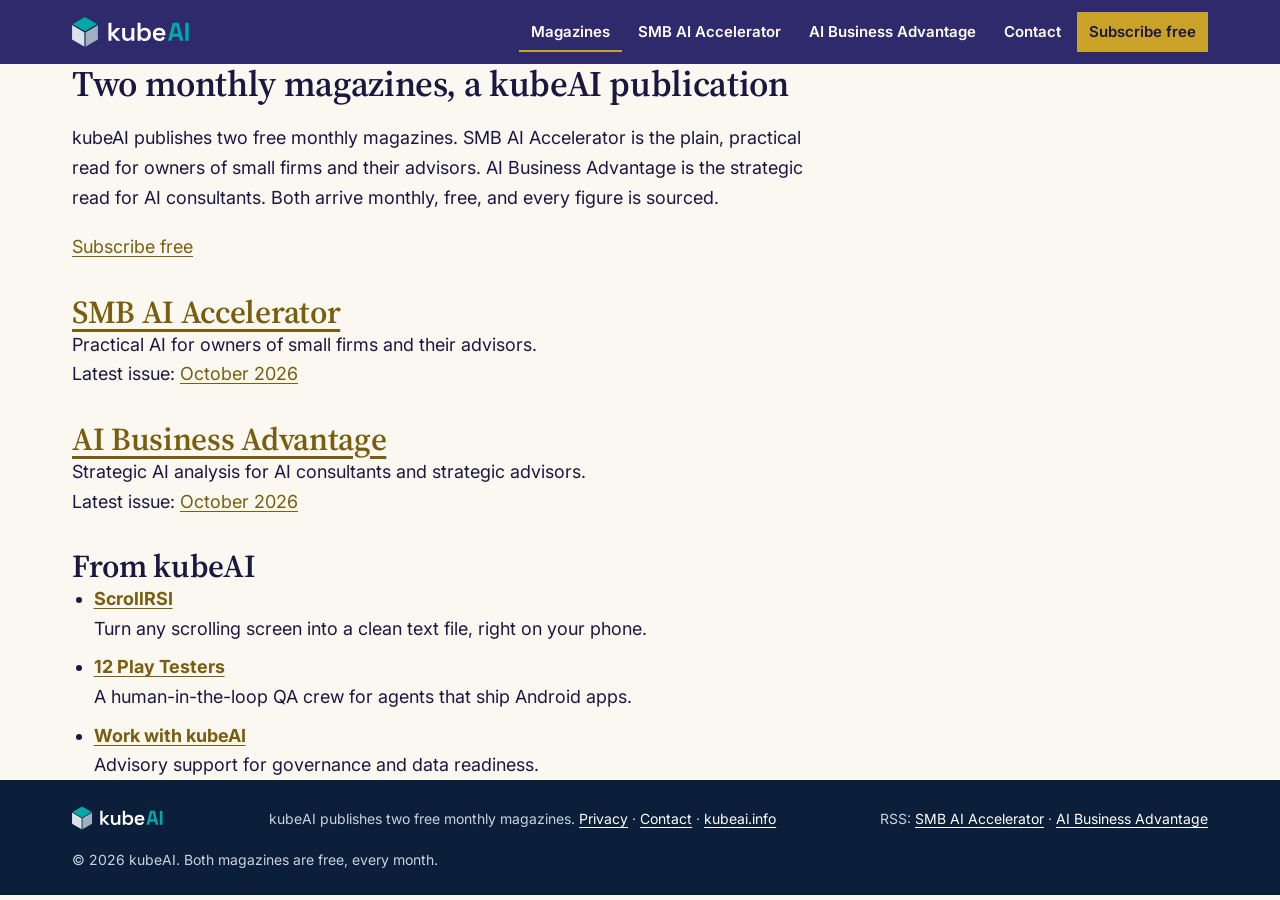
<file: index.html>
<!doctype html>
<html lang="en-GB">
<head>
<meta charset="utf-8">
<meta name="viewport" content="width=device-width, initial-scale=1">
<title>kubeAI Publications: two monthly magazines</title>
<meta name="description" content="kubeAI publishes two free monthly AI magazines: SMB AI Accelerator for small firms, AI Business Advantage for consultants. Subscribe free.">
<link rel="canonical" href="https://publications.kubeai.info/">
<link rel="alternate" type="text/markdown" href="/content.md">
<meta property="og:site_name" content="kubeAI Publications">
<meta property="og:type" content="website">
<meta property="og:title" content="kubeAI Publications: two monthly magazines">
<meta property="og:description" content="kubeAI publishes two free monthly AI magazines: SMB AI Accelerator for small firms, AI Business Advantage for consultants. Subscribe free.">
<meta property="og:url" content="https://publications.kubeai.info/">
<meta property="og:image" content="https://publications.kubeai.info/assets/img/og-publications.jpg">
<meta property="og:image:width" content="1200">
<meta property="og:image:height" content="630">
<meta property="og:locale" content="en_GB">
<meta name="twitter:card" content="summary_large_image">
<meta name="twitter:title" content="kubeAI Publications: two monthly magazines">
<meta name="twitter:description" content="kubeAI publishes two free monthly AI magazines: SMB AI Accelerator for small firms, AI Business Advantage for consultants. Subscribe free.">
<meta name="twitter:image" content="https://publications.kubeai.info/assets/img/og-publications.jpg">
<meta name="color-scheme" content="light">
<!-- ANALYTICS SLOT: privacy-friendly, cookieless analytics only (Plausible or Cloudflare Web Analytics). No third-party trackers. -->
<link rel="icon" href="/assets/logos/favicon.svg" type="image/svg+xml">
<link rel="icon" type="image/png" sizes="64x64" href="/assets/logos/favicon-64.png">
<link rel="apple-touch-icon" href="/assets/logos/apple-touch-icon.png">
<link rel="stylesheet" href="/assets/css/web.css">
<style>.ml-embedded,.subscribe-slot,#subscribe{scroll-margin-top:88px}</style>
<script>
(function(w,d,e,u,f,l,n){w[f]=w[f]||function(){(w[f].q=w[f].q||[]).push(arguments);},l=d.createElement(e),l.async=1,l.src=u,n=d.getElementsByTagName(e)[0],n.parentNode.insertBefore(l,n);})(window,document,'script','https://assets.mailerlite.com/js/universal.js','ml');ml('account','2732749');
</script>

<script type="application/ld+json">
{
  "@context": "https://schema.org",
  "@graph": [
    {
      "@type": "Organization",
      "@id": "https://kubeai.info/#organization",
      "name": "kubeAI",
      "url": "https://kubeai.info/",
      "email": "corrections@kubeai.info",
      "sameAs": ["https://www.youtube.com/@KubeAI"]
    },
    {
      "@type": "WebSite",
      "url": "https://publications.kubeai.info/",
      "name": "kubeAI Publications",
      "publisher": {"@id": "https://kubeai.info/#organization"}
    },
    {
      "@type": "Periodical",
      "name": "SMB AI Accelerator",
      "description": "Practical AI for owners of small firms and their advisors.",
      "url": "https://publications.kubeai.info/smb-ai-accelerator/",
      "publisher": {"@id": "https://kubeai.info/#organization"}
    },
    {
      "@type": "Periodical",
      "name": "AI Business Advantage",
      "description": "Strategic AI analysis for AI consultants and strategic advisors.",
      "url": "https://publications.kubeai.info/ai-business-advantage/",
      "publisher": {"@id": "https://kubeai.info/#organization"}
    }
  ]
}
</script>
</head>
<body class="t-aba">

<a class="skip" href="#main">Skip to content</a>
<header class="site-head">
  <div class="container">
    <a class="logo" href="/" aria-label="kubeAI Publications home"><img src="/assets/logos/kubeai-logo-reverse.svg" alt="kubeAI Publications"></a>
    <nav aria-label="Site">
      <ul>
        <li><a href="/" aria-current='page'>Magazines</a></li>
        <li><a href="/smb-ai-accelerator/" >SMB AI Accelerator</a></li>
        <li><a href="/ai-business-advantage/" >AI Business Advantage</a></li>
        <li><a href="/contact/">Contact</a></li>
        <li><a class="subscribe" href="https://publications.kubeai.info/subscribe/">Subscribe free</a></li>
      </ul>
    </nav>
  </div>
</header>
<main id="main">
<div class="container">
<div class="prose">

<h1>Two monthly magazines, a kubeAI publication</h1>
<p>kubeAI publishes two free monthly magazines. SMB AI Accelerator is the plain, practical read
for owners of small firms and their advisors. AI Business Advantage is the strategic read for AI
consultants. Both arrive monthly, free, and every figure is sourced.</p>
<p><a class="cta" href="https://publications.kubeai.info/subscribe/">Subscribe free</a></p>

  <section class="title-card" aria-labelledby="h-smb-ai-accelerator">
    <h2 id="h-smb-ai-accelerator"><a href="/smb-ai-accelerator/">SMB AI Accelerator</a></h2>
    <p>Practical AI for owners of small firms and their advisors.</p>
    <p class="latest">Latest issue: <a href="/smb-ai-accelerator/2026-10/">October 2026</a></p>
  </section>

  <section class="title-card" aria-labelledby="h-ai-business-advantage">
    <h2 id="h-ai-business-advantage"><a href="/ai-business-advantage/">AI Business Advantage</a></h2>
    <p>Strategic AI analysis for AI consultants and strategic advisors.</p>
    <p class="latest">Latest issue: <a href="/ai-business-advantage/2026-10/">October 2026</a></p>
  </section>
<section aria-labelledby="h-products">
  <h2 id="h-products">From kubeAI</h2>
  <ul class="product-links">
<li><a href="https://scrollrsi.kubeai.info?utm_source=kubeai-publications&utm_medium=web&utm_campaign=publications-home"><strong>ScrollRSI</strong></a><br>Turn any scrolling screen into a clean text file, right on your phone.</li>
<li><a href="https://play.kubeai.info/?utm_source=kubeai-publications&utm_medium=web&utm_campaign=publications-home"><strong>12 Play Testers</strong></a><br>A human-in-the-loop QA crew for agents that ship Android apps.</li>
<li><a href="https://kubeai.info?utm_source=kubeai-publications&utm_medium=web&utm_campaign=publications-home"><strong>Work with kubeAI</strong></a><br>Advisory support for governance and data readiness.</li>
</ul>
</section>
</div>
</div>
</main>

<footer class="site-foot">
  <div class="container">
    <img src="/assets/logos/kubeai-logo-reverse.svg" alt="kubeAI">
    <p>kubeAI publishes two free monthly magazines. <a href="/privacy/">Privacy</a> &middot; <a href="/contact/">Contact</a> &middot; <a href="https://kubeai.info?utm_source=kubeai-publications&utm_medium=web&utm_campaign=publications-home">kubeai.info</a></p>
    <p>RSS: <a href="/feeds/smb-ai-accelerator.xml">SMB AI Accelerator</a> &middot; <a href="/feeds/ai-business-advantage.xml">AI Business Advantage</a></p>
    <p>&copy; 2026 kubeAI. Both magazines are free, every month.</p>
  </div>
</footer>
</body>
</html>
</file>
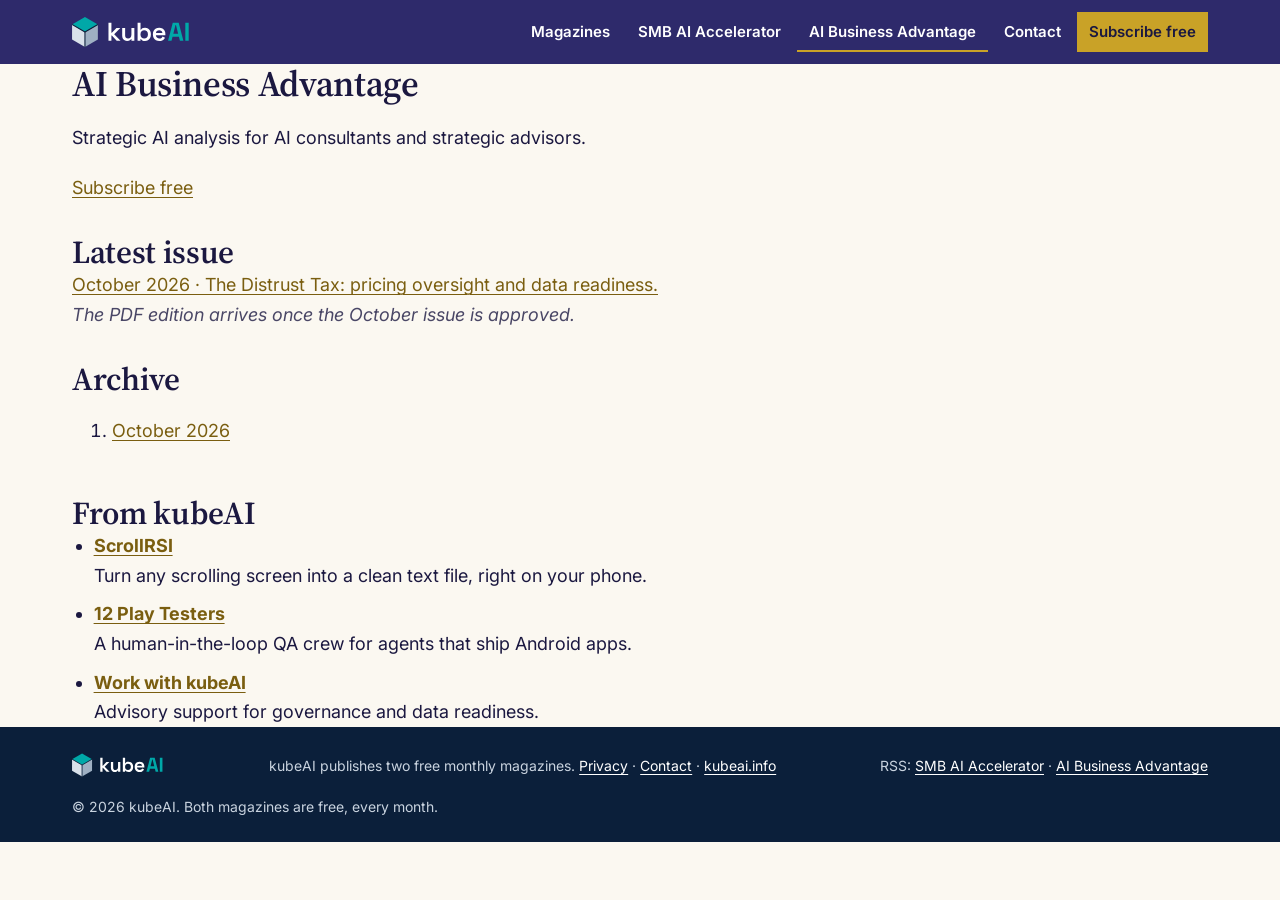
<file: ai-business-advantage/index.html>
<!doctype html>
<html lang="en-GB">
<head>
<meta charset="utf-8">
<meta name="viewport" content="width=device-width, initial-scale=1">
<title>AI Business Advantage · kubeAI Publications</title>
<meta name="description" content="AI Business Advantage, a free monthly magazine from kubeAI: strategic AI research, deal flow and governance for consultants and advisors.">
<link rel="canonical" href="https://publications.kubeai.info/ai-business-advantage/">
<meta property="og:site_name" content="kubeAI Publications">
<meta property="og:type" content="website">
<meta property="og:title" content="AI Business Advantage · kubeAI Publications">
<meta property="og:description" content="AI Business Advantage, a free monthly magazine from kubeAI: strategic AI research, deal flow and governance for consultants and advisors.">
<meta property="og:url" content="https://publications.kubeai.info/ai-business-advantage/">
<meta property="og:image" content="https://publications.kubeai.info/assets/img/og-publications.jpg">
<meta property="og:image:width" content="1200">
<meta property="og:image:height" content="630">
<meta property="og:locale" content="en_GB">
<meta name="twitter:card" content="summary_large_image">
<meta name="twitter:title" content="AI Business Advantage · kubeAI Publications">
<meta name="twitter:description" content="AI Business Advantage, a free monthly magazine from kubeAI: strategic AI research, deal flow and governance for consultants and advisors.">
<meta name="twitter:image" content="https://publications.kubeai.info/assets/img/og-publications.jpg">
<meta name="color-scheme" content="light">
<!-- ANALYTICS SLOT: privacy-friendly, cookieless analytics only (Plausible or Cloudflare Web Analytics). No third-party trackers. -->
<link rel="icon" href="/assets/logos/favicon.svg" type="image/svg+xml">
<link rel="icon" type="image/png" sizes="64x64" href="/assets/logos/favicon-64.png">
<link rel="apple-touch-icon" href="/assets/logos/apple-touch-icon.png">
<link rel="stylesheet" href="/assets/css/web.css">
<style>.ml-embedded,.subscribe-slot,#subscribe{scroll-margin-top:88px}</style>
<script>
(function(w,d,e,u,f,l,n){w[f]=w[f]||function(){(w[f].q=w[f].q||[]).push(arguments);},l=d.createElement(e),l.async=1,l.src=u,n=d.getElementsByTagName(e)[0],n.parentNode.insertBefore(l,n);})(window,document,'script','https://assets.mailerlite.com/js/universal.js','ml');ml('account','2732749');
</script>

</head>
<body class="t-aba">

<a class="skip" href="#main">Skip to content</a>
<header class="site-head">
  <div class="container">
    <a class="logo" href="/" aria-label="kubeAI Publications home"><img src="/assets/logos/kubeai-logo-reverse.svg" alt="kubeAI Publications"></a>
    <nav aria-label="Site">
      <ul>
        <li><a href="/" >Magazines</a></li>
        <li><a href="/smb-ai-accelerator/" >SMB AI Accelerator</a></li>
        <li><a href="/ai-business-advantage/" aria-current='page'>AI Business Advantage</a></li>
        <li><a href="/contact/">Contact</a></li>
        <li><a class="subscribe" href="https://publications.kubeai.info/subscribe/">Subscribe free</a></li>
      </ul>
    </nav>
  </div>
</header>
<main id="main">
<div class="container">
<div class="prose">

<h1>AI Business Advantage</h1>
<p class="strapline">Strategic AI analysis for AI consultants and strategic advisors.</p>
<p><a class="cta" href="https://publications.kubeai.info/subscribe/?mag=aba">Subscribe free</a></p>
<section aria-labelledby="h-latest">
  <h2 id="h-latest">Latest issue</h2>
  <p><a href="/ai-business-advantage/2026-10/">October 2026 · The Distrust Tax: pricing oversight and data readiness.</a></p>
  <p class="pending">The PDF edition arrives once the October issue is approved.</p>
</section>
<section aria-labelledby="h-archive">
  <h2 id="h-archive">Archive</h2>
  <ol>
<li><a href="/ai-business-advantage/2026-10/">October 2026</a></li>
  </ol>
</section>
<section aria-labelledby="h-products-ai-business-advantage">
  <h2 id="h-products-ai-business-advantage">From kubeAI</h2>
  <ul class="product-links">
<li><a href="https://scrollrsi.kubeai.info?utm_source=kubeai-publications&utm_medium=web&utm_campaign=ai-business-advantage-2026-10"><strong>ScrollRSI</strong></a><br>Turn any scrolling screen into a clean text file, right on your phone.</li>
<li><a href="https://play.kubeai.info/?utm_source=kubeai-publications&utm_medium=web&utm_campaign=ai-business-advantage-2026-10"><strong>12 Play Testers</strong></a><br>A human-in-the-loop QA crew for agents that ship Android apps.</li>
<li><a href="https://kubeai.info?utm_source=kubeai-publications&utm_medium=web&utm_campaign=ai-business-advantage-2026-10"><strong>Work with kubeAI</strong></a><br>Advisory support for governance and data readiness.</li>
</ul>
</section>
</div>
</div>
</main>

<footer class="site-foot">
  <div class="container">
    <img src="/assets/logos/kubeai-logo-reverse.svg" alt="kubeAI">
    <p>kubeAI publishes two free monthly magazines. <a href="/privacy/">Privacy</a> &middot; <a href="/contact/">Contact</a> &middot; <a href="https://kubeai.info?utm_source=kubeai-publications&utm_medium=web&utm_campaign=ai-business-advantage-2026-10">kubeai.info</a></p>
    <p>RSS: <a href="/feeds/smb-ai-accelerator.xml">SMB AI Accelerator</a> &middot; <a href="/feeds/ai-business-advantage.xml">AI Business Advantage</a></p>
    <p>&copy; 2026 kubeAI. Both magazines are free, every month.</p>
  </div>
</footer>
</body>
</html>
</file>
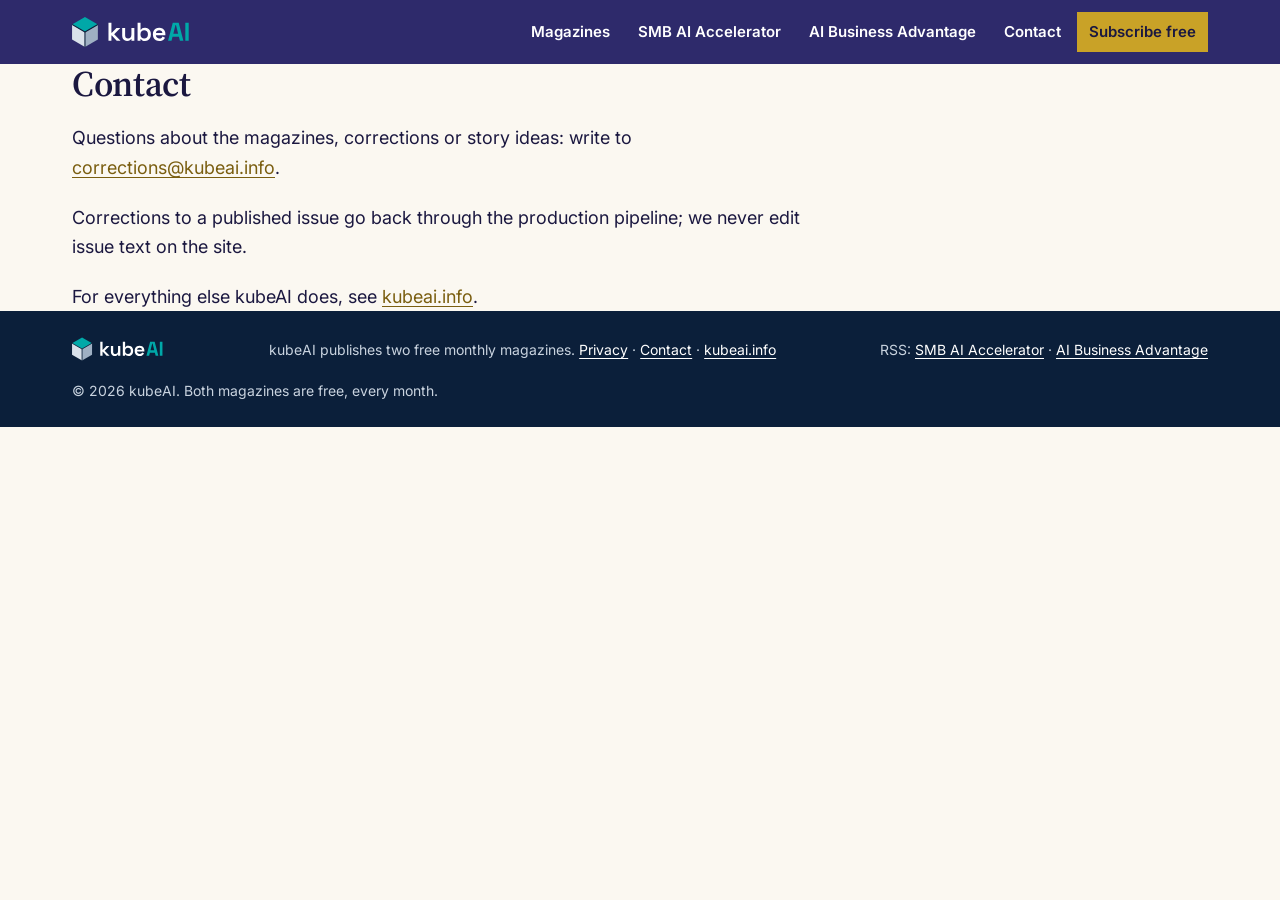
<file: contact/index.html>
<!doctype html>
<html lang="en-GB">
<head>
<meta charset="utf-8">
<meta name="viewport" content="width=device-width, initial-scale=1">
<title>Contact · kubeAI Publications</title>
<meta name="description" content="Contact kubeAI Publications: questions, corrections and story ideas.">
<link rel="canonical" href="https://publications.kubeai.info/contact/">
<meta property="og:site_name" content="kubeAI Publications">
<meta property="og:type" content="website">
<meta property="og:title" content="Contact · kubeAI Publications">
<meta property="og:description" content="Contact kubeAI Publications: questions, corrections and story ideas.">
<meta property="og:url" content="https://publications.kubeai.info/contact/">
<meta property="og:image" content="https://publications.kubeai.info/assets/img/aba-hero.jpg">
<meta property="og:image:width" content="1200">
<meta property="og:image:height" content="630">
<meta property="og:locale" content="en_GB">
<meta name="twitter:card" content="summary_large_image">
<meta name="twitter:title" content="Contact · kubeAI Publications">
<meta name="twitter:description" content="Contact kubeAI Publications: questions, corrections and story ideas.">
<meta name="twitter:image" content="https://publications.kubeai.info/assets/img/aba-hero.jpg">
<meta name="color-scheme" content="light">
<!-- ANALYTICS SLOT: privacy-friendly, cookieless analytics only (Plausible or Cloudflare Web Analytics). No third-party trackers. -->
<link rel="icon" href="/assets/logos/favicon.svg" type="image/svg+xml">
<link rel="icon" type="image/png" sizes="64x64" href="/assets/logos/favicon-64.png">
<link rel="apple-touch-icon" href="/assets/logos/apple-touch-icon.png">
<link rel="stylesheet" href="/assets/css/web.css">
<style>.ml-embedded,.subscribe-slot,#subscribe{scroll-margin-top:88px}</style>
<script>
(function(w,d,e,u,f,l,n){w[f]=w[f]||function(){(w[f].q=w[f].q||[]).push(arguments);},l=d.createElement(e),l.async=1,l.src=u,n=d.getElementsByTagName(e)[0],n.parentNode.insertBefore(l,n);})(window,document,'script','https://assets.mailerlite.com/js/universal.js','ml');ml('account','2732749');
</script>

</head>
<body class="t-aba">

<a class="skip" href="#main">Skip to content</a>
<header class="site-head">
  <div class="container">
    <a class="logo" href="/" aria-label="kubeAI Publications home"><img src="/assets/logos/kubeai-logo-reverse.svg" alt="kubeAI Publications"></a>
    <nav aria-label="Site">
      <ul>
        <li><a href="/" >Magazines</a></li>
        <li><a href="/smb-ai-accelerator/" >SMB AI Accelerator</a></li>
        <li><a href="/ai-business-advantage/" >AI Business Advantage</a></li>
        <li><a href="/contact/">Contact</a></li>
        <li><a class="subscribe" href="https://publications.kubeai.info/subscribe/">Subscribe free</a></li>
      </ul>
    </nav>
  </div>
</header>
<main id="main">
<div class="container">
<div class="prose">

<h1>Contact</h1>
<p>Questions about the magazines, corrections or story ideas: write to <a href="mailto:corrections@kubeai.info">corrections@kubeai.info</a>.</p>
<p>Corrections to a published issue go back through the production pipeline; we never edit issue
text on the site.</p>
<p>For everything else kubeAI does, see <a href="https://kubeai.info?utm_source=kubeai-publications&utm_medium=web&utm_campaign=publications-home">kubeai.info</a>.</p>
</div>
</div>
</main>

<footer class="site-foot">
  <div class="container">
    <img src="/assets/logos/kubeai-logo-reverse.svg" alt="kubeAI">
    <p>kubeAI publishes two free monthly magazines. <a href="/privacy/">Privacy</a> &middot; <a href="/contact/">Contact</a> &middot; <a href="https://kubeai.info?utm_source=kubeai-publications&utm_medium=web&utm_campaign=publications-home">kubeai.info</a></p>
    <p>RSS: <a href="/feeds/smb-ai-accelerator.xml">SMB AI Accelerator</a> &middot; <a href="/feeds/ai-business-advantage.xml">AI Business Advantage</a></p>
    <p>&copy; 2026 kubeAI. Both magazines are free, every month.</p>
  </div>
</footer>
</body>
</html>
</file>
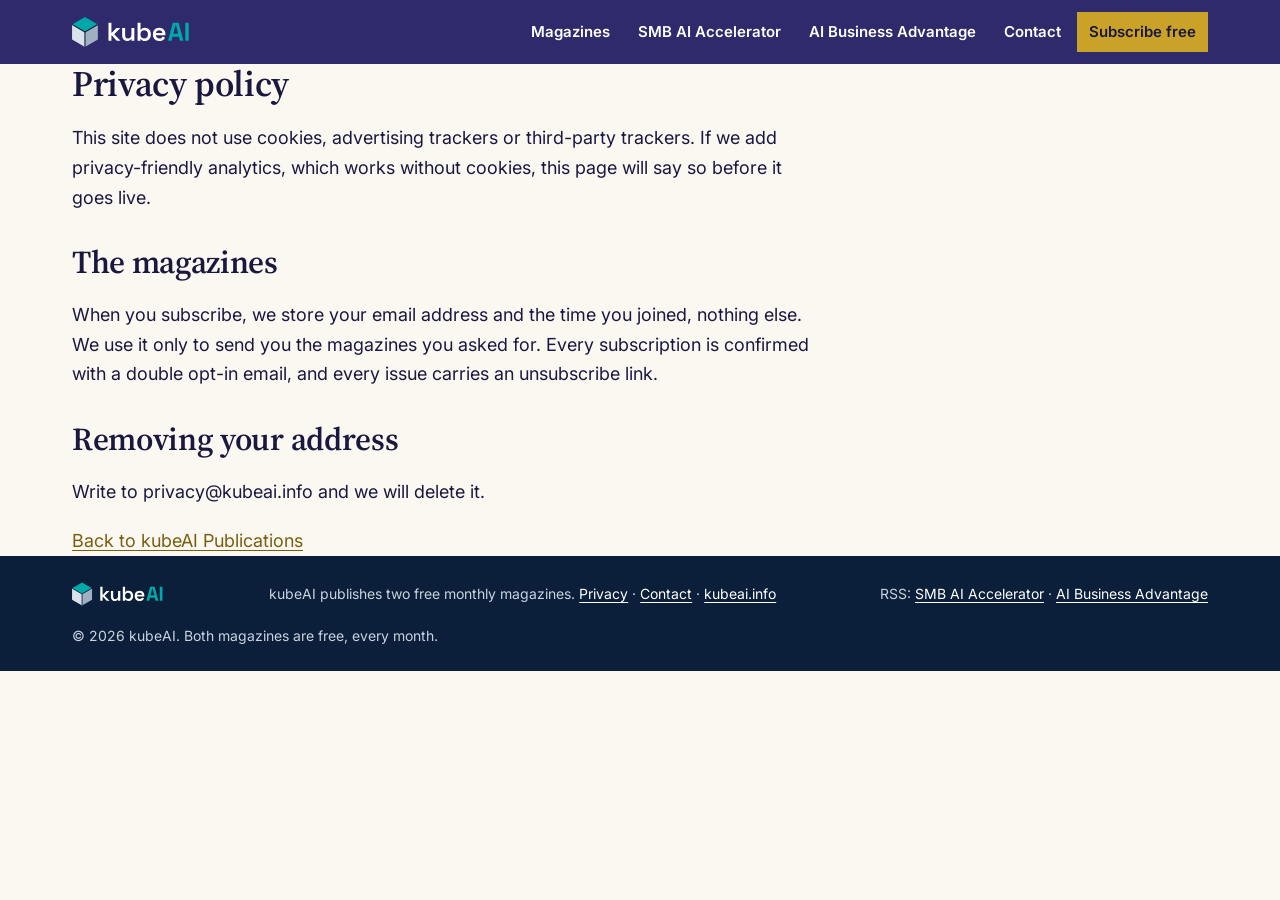
<file: privacy/index.html>
<!doctype html>
<html lang="en-GB">
<head>
<meta charset="utf-8">
<meta name="viewport" content="width=device-width, initial-scale=1">
<title>Privacy · kubeAI Publications</title>
<meta name="description" content="Privacy policy for publications.kubeai.info: no cookies, no trackers, email used only to send the magazines you asked for.">
<link rel="canonical" href="https://publications.kubeai.info/privacy/">
<meta property="og:site_name" content="kubeAI Publications">
<meta property="og:type" content="website">
<meta property="og:title" content="Privacy · kubeAI Publications">
<meta property="og:description" content="Privacy policy for publications.kubeai.info: no cookies, no trackers, email used only to send the magazines you asked for.">
<meta property="og:url" content="https://publications.kubeai.info/privacy/">
<meta property="og:image" content="https://publications.kubeai.info/assets/img/aba-hero.jpg">
<meta property="og:image:width" content="1200">
<meta property="og:image:height" content="630">
<meta property="og:locale" content="en_GB">
<meta name="twitter:card" content="summary_large_image">
<meta name="twitter:title" content="Privacy · kubeAI Publications">
<meta name="twitter:description" content="Privacy policy for publications.kubeai.info: no cookies, no trackers, email used only to send the magazines you asked for.">
<meta name="twitter:image" content="https://publications.kubeai.info/assets/img/aba-hero.jpg">
<meta name="color-scheme" content="light">
<!-- ANALYTICS SLOT: privacy-friendly, cookieless analytics only (Plausible or Cloudflare Web Analytics). No third-party trackers. -->
<link rel="icon" href="/assets/logos/favicon.svg" type="image/svg+xml">
<link rel="icon" type="image/png" sizes="64x64" href="/assets/logos/favicon-64.png">
<link rel="apple-touch-icon" href="/assets/logos/apple-touch-icon.png">
<link rel="stylesheet" href="/assets/css/web.css">
<style>.ml-embedded,.subscribe-slot,#subscribe{scroll-margin-top:88px}</style>
<script>
(function(w,d,e,u,f,l,n){w[f]=w[f]||function(){(w[f].q=w[f].q||[]).push(arguments);},l=d.createElement(e),l.async=1,l.src=u,n=d.getElementsByTagName(e)[0],n.parentNode.insertBefore(l,n);})(window,document,'script','https://assets.mailerlite.com/js/universal.js','ml');ml('account','2732749');
</script>

</head>
<body class="t-aba">

<a class="skip" href="#main">Skip to content</a>
<header class="site-head">
  <div class="container">
    <a class="logo" href="/" aria-label="kubeAI Publications home"><img src="/assets/logos/kubeai-logo-reverse.svg" alt="kubeAI Publications"></a>
    <nav aria-label="Site">
      <ul>
        <li><a href="/" >Magazines</a></li>
        <li><a href="/smb-ai-accelerator/" >SMB AI Accelerator</a></li>
        <li><a href="/ai-business-advantage/" >AI Business Advantage</a></li>
        <li><a href="/contact/">Contact</a></li>
        <li><a class="subscribe" href="https://publications.kubeai.info/subscribe/">Subscribe free</a></li>
      </ul>
    </nav>
  </div>
</header>
<main id="main">
<div class="container">
<div class="prose">

<h1>Privacy policy</h1>
<p>This site does not use cookies, advertising trackers or third-party trackers. If we add
privacy-friendly analytics, which works without cookies, this page will say so before it goes live.</p>
<h2>The magazines</h2>
<p>When you subscribe, we store your email address and the time you joined, nothing else. We use it
only to send you the magazines you asked for. Every subscription is confirmed with a double opt-in
email, and every issue carries an unsubscribe link.</p>
<h2>Removing your address</h2>
<p>Write to privacy@kubeai.info and we will delete it.</p>
<p><a href="/">Back to kubeAI Publications</a></p>
</div>
</div>
</main>

<footer class="site-foot">
  <div class="container">
    <img src="/assets/logos/kubeai-logo-reverse.svg" alt="kubeAI">
    <p>kubeAI publishes two free monthly magazines. <a href="/privacy/">Privacy</a> &middot; <a href="/contact/">Contact</a> &middot; <a href="https://kubeai.info?utm_source=kubeai-publications&utm_medium=web&utm_campaign=publications-home">kubeai.info</a></p>
    <p>RSS: <a href="/feeds/smb-ai-accelerator.xml">SMB AI Accelerator</a> &middot; <a href="/feeds/ai-business-advantage.xml">AI Business Advantage</a></p>
    <p>&copy; 2026 kubeAI. Both magazines are free, every month.</p>
  </div>
</footer>
</body>
</html>
</file>
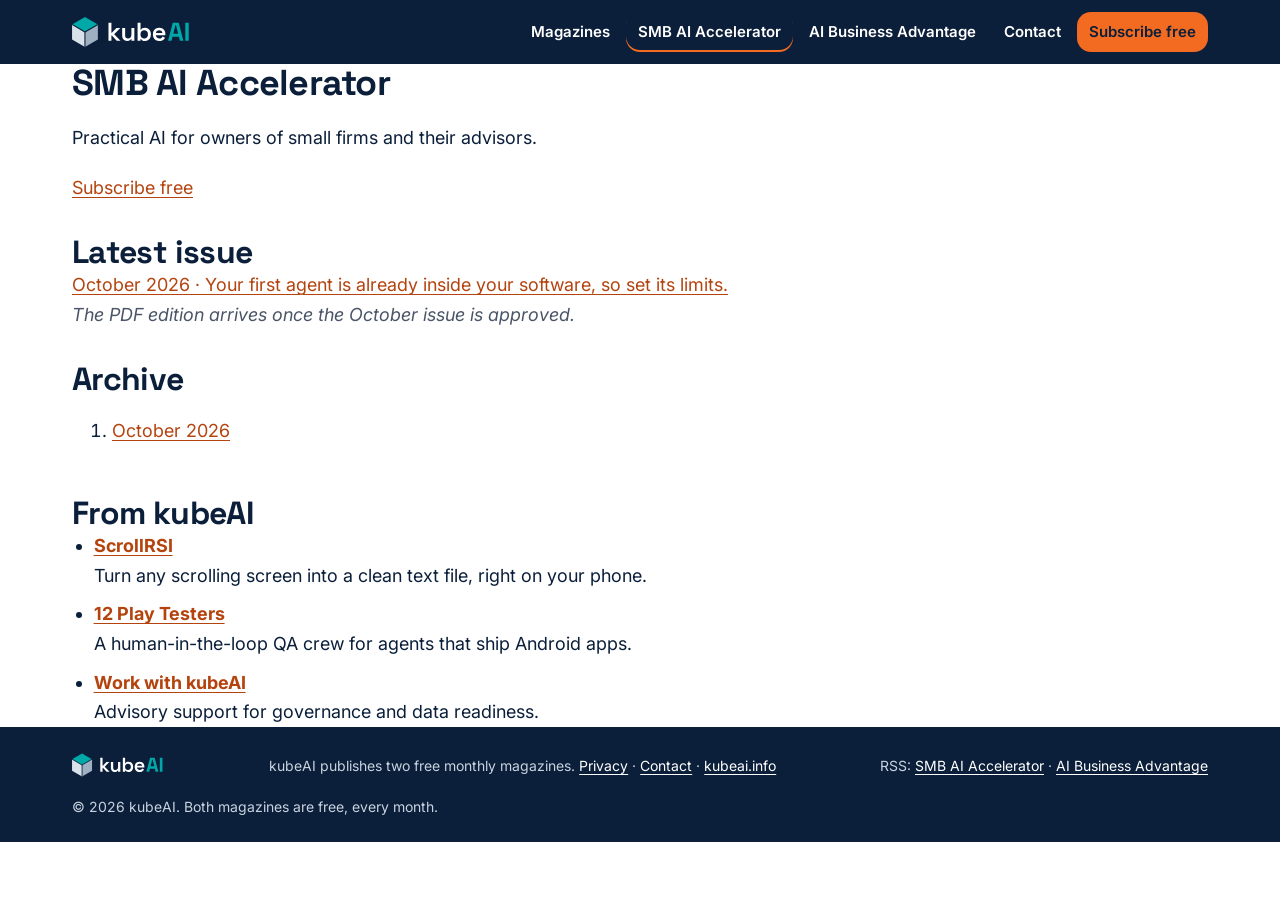
<file: smb-ai-accelerator/index.html>
<!doctype html>
<html lang="en-GB">
<head>
<meta charset="utf-8">
<meta name="viewport" content="width=device-width, initial-scale=1">
<title>SMB AI Accelerator · kubeAI Publications</title>
<meta name="description" content="SMB AI Accelerator, a free monthly magazine from kubeAI: plain, practical AI steps for owners of small firms and their advisors.">
<link rel="canonical" href="https://publications.kubeai.info/smb-ai-accelerator/">
<meta property="og:site_name" content="kubeAI Publications">
<meta property="og:type" content="website">
<meta property="og:title" content="SMB AI Accelerator · kubeAI Publications">
<meta property="og:description" content="SMB AI Accelerator, a free monthly magazine from kubeAI: plain, practical AI steps for owners of small firms and their advisors.">
<meta property="og:url" content="https://publications.kubeai.info/smb-ai-accelerator/">
<meta property="og:image" content="https://publications.kubeai.info/assets/img/og-publications.jpg">
<meta property="og:image:width" content="1200">
<meta property="og:image:height" content="630">
<meta property="og:locale" content="en_GB">
<meta name="twitter:card" content="summary_large_image">
<meta name="twitter:title" content="SMB AI Accelerator · kubeAI Publications">
<meta name="twitter:description" content="SMB AI Accelerator, a free monthly magazine from kubeAI: plain, practical AI steps for owners of small firms and their advisors.">
<meta name="twitter:image" content="https://publications.kubeai.info/assets/img/og-publications.jpg">
<meta name="color-scheme" content="light">
<!-- ANALYTICS SLOT: privacy-friendly, cookieless analytics only (Plausible or Cloudflare Web Analytics). No third-party trackers. -->
<link rel="icon" href="/assets/logos/favicon.svg" type="image/svg+xml">
<link rel="icon" type="image/png" sizes="64x64" href="/assets/logos/favicon-64.png">
<link rel="apple-touch-icon" href="/assets/logos/apple-touch-icon.png">
<link rel="stylesheet" href="/assets/css/web.css">
<style>.ml-embedded,.subscribe-slot,#subscribe{scroll-margin-top:88px}</style>
<script>
(function(w,d,e,u,f,l,n){w[f]=w[f]||function(){(w[f].q=w[f].q||[]).push(arguments);},l=d.createElement(e),l.async=1,l.src=u,n=d.getElementsByTagName(e)[0],n.parentNode.insertBefore(l,n);})(window,document,'script','https://assets.mailerlite.com/js/universal.js','ml');ml('account','2732749');
</script>

</head>
<body class="t-smb">

<a class="skip" href="#main">Skip to content</a>
<header class="site-head">
  <div class="container">
    <a class="logo" href="/" aria-label="kubeAI Publications home"><img src="/assets/logos/kubeai-logo-reverse.svg" alt="kubeAI Publications"></a>
    <nav aria-label="Site">
      <ul>
        <li><a href="/" >Magazines</a></li>
        <li><a href="/smb-ai-accelerator/" aria-current='page'>SMB AI Accelerator</a></li>
        <li><a href="/ai-business-advantage/" >AI Business Advantage</a></li>
        <li><a href="/contact/">Contact</a></li>
        <li><a class="subscribe" href="https://publications.kubeai.info/subscribe/">Subscribe free</a></li>
      </ul>
    </nav>
  </div>
</header>
<main id="main">
<div class="container">
<div class="prose">

<h1>SMB AI Accelerator</h1>
<p class="strapline">Practical AI for owners of small firms and their advisors.</p>
<p><a class="cta" href="https://publications.kubeai.info/subscribe/?mag=smb">Subscribe free</a></p>
<section aria-labelledby="h-latest">
  <h2 id="h-latest">Latest issue</h2>
  <p><a href="/smb-ai-accelerator/2026-10/">October 2026 · Your first agent is already inside your software, so set its limits.</a></p>
  <p class="pending">The PDF edition arrives once the October issue is approved.</p>
</section>
<section aria-labelledby="h-archive">
  <h2 id="h-archive">Archive</h2>
  <ol>
<li><a href="/smb-ai-accelerator/2026-10/">October 2026</a></li>
  </ol>
</section>
<section aria-labelledby="h-products-smb-ai-accelerator">
  <h2 id="h-products-smb-ai-accelerator">From kubeAI</h2>
  <ul class="product-links">
<li><a href="https://scrollrsi.kubeai.info?utm_source=kubeai-publications&utm_medium=web&utm_campaign=smb-ai-accelerator-2026-10"><strong>ScrollRSI</strong></a><br>Turn any scrolling screen into a clean text file, right on your phone.</li>
<li><a href="https://play.kubeai.info/?utm_source=kubeai-publications&utm_medium=web&utm_campaign=smb-ai-accelerator-2026-10"><strong>12 Play Testers</strong></a><br>A human-in-the-loop QA crew for agents that ship Android apps.</li>
<li><a href="https://kubeai.info?utm_source=kubeai-publications&utm_medium=web&utm_campaign=smb-ai-accelerator-2026-10"><strong>Work with kubeAI</strong></a><br>Advisory support for governance and data readiness.</li>
</ul>
</section>
</div>
</div>
</main>

<footer class="site-foot">
  <div class="container">
    <img src="/assets/logos/kubeai-logo-reverse.svg" alt="kubeAI">
    <p>kubeAI publishes two free monthly magazines. <a href="/privacy/">Privacy</a> &middot; <a href="/contact/">Contact</a> &middot; <a href="https://kubeai.info?utm_source=kubeai-publications&utm_medium=web&utm_campaign=smb-ai-accelerator-2026-10">kubeai.info</a></p>
    <p>RSS: <a href="/feeds/smb-ai-accelerator.xml">SMB AI Accelerator</a> &middot; <a href="/feeds/ai-business-advantage.xml">AI Business Advantage</a></p>
    <p>&copy; 2026 kubeAI. Both magazines are free, every month.</p>
  </div>
</footer>
</body>
</html>
</file>
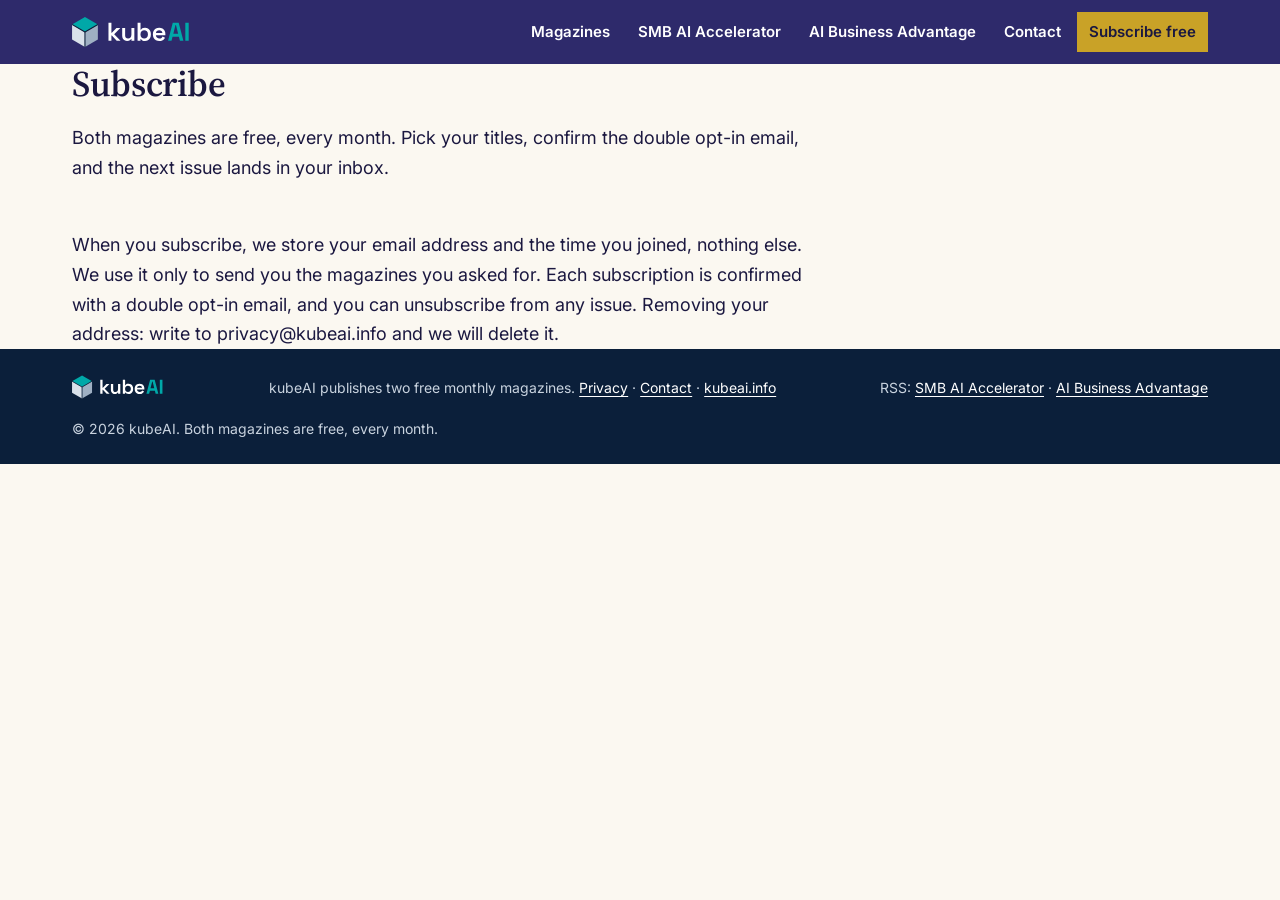
<file: subscribe/index.html>
<!doctype html>
<html lang="en-GB">
<head>
<meta charset="utf-8">
<meta name="viewport" content="width=device-width, initial-scale=1">
<title>Subscribe · kubeAI Publications</title>
<meta name="description" content="Subscribe free to SMB AI Accelerator and AI Business Advantage, the two monthly magazines from kubeAI.">
<link rel="canonical" href="https://publications.kubeai.info/subscribe/">
<meta property="og:site_name" content="kubeAI Publications">
<meta property="og:type" content="website">
<meta property="og:title" content="Subscribe · kubeAI Publications">
<meta property="og:description" content="Subscribe free to SMB AI Accelerator and AI Business Advantage, the two monthly magazines from kubeAI.">
<meta property="og:url" content="https://publications.kubeai.info/subscribe/">
<meta property="og:image" content="https://publications.kubeai.info/assets/img/aba-hero.jpg">
<meta property="og:image:width" content="1200">
<meta property="og:image:height" content="630">
<meta property="og:locale" content="en_GB">
<meta name="twitter:card" content="summary_large_image">
<meta name="twitter:title" content="Subscribe · kubeAI Publications">
<meta name="twitter:description" content="Subscribe free to SMB AI Accelerator and AI Business Advantage, the two monthly magazines from kubeAI.">
<meta name="twitter:image" content="https://publications.kubeai.info/assets/img/aba-hero.jpg">
<meta name="color-scheme" content="light">
<!-- ANALYTICS SLOT: privacy-friendly, cookieless analytics only (Plausible or Cloudflare Web Analytics). No third-party trackers. -->
<link rel="icon" href="/assets/logos/favicon.svg" type="image/svg+xml">
<link rel="icon" type="image/png" sizes="64x64" href="/assets/logos/favicon-64.png">
<link rel="apple-touch-icon" href="/assets/logos/apple-touch-icon.png">
<link rel="stylesheet" href="/assets/css/web.css">
<style>.ml-embedded,.subscribe-slot,#subscribe{scroll-margin-top:88px}</style>
<script>
(function(w,d,e,u,f,l,n){w[f]=w[f]||function(){(w[f].q=w[f].q||[]).push(arguments);},l=d.createElement(e),l.async=1,l.src=u,n=d.getElementsByTagName(e)[0],n.parentNode.insertBefore(l,n);})(window,document,'script','https://assets.mailerlite.com/js/universal.js','ml');ml('account','2732749');
</script>

</head>
<body class="t-aba">

<a class="skip" href="#main">Skip to content</a>
<header class="site-head">
  <div class="container">
    <a class="logo" href="/" aria-label="kubeAI Publications home"><img src="/assets/logos/kubeai-logo-reverse.svg" alt="kubeAI Publications"></a>
    <nav aria-label="Site">
      <ul>
        <li><a href="/" >Magazines</a></li>
        <li><a href="/smb-ai-accelerator/" >SMB AI Accelerator</a></li>
        <li><a href="/ai-business-advantage/" >AI Business Advantage</a></li>
        <li><a href="/contact/">Contact</a></li>
        <li><a class="subscribe" href="https://publications.kubeai.info/subscribe/">Subscribe free</a></li>
      </ul>
    </nav>
  </div>
</header>
<main id="main">
<div class="container">
<div class="prose">

<h1>Subscribe</h1>
<p>Both magazines are free, every month. Pick your titles, confirm the double opt-in email,
and the next issue lands in your inbox.</p>

<div class="subscribe-slot">
  <!-- MailerLite embedded form: kubeAI Publications subscribe (double opt-in) -->
  <div class="ml-embedded" data-form="LF22mS"></div>
  <p id="kube-mag-note" class="form-note" hidden>Choose at least one magazine before you subscribe.</p>
</div>

<script>
(function () {
  var params = new URLSearchParams(location.search);
  var want = (params.get("mag") || "").toLowerCase();
  var GROUPS = { smb: "202041563274020695", aba: "202041601412826941" };
  function prep(form) {
    if (form.dataset.kubeMag) return;
    form.dataset.kubeMag = "1";
    if (want && GROUPS[want]) {
      var box = form.querySelector('input[type="checkbox"][value="' + GROUPS[want] + '"]');
      if (box) box.checked = true;
    }
    form.addEventListener("submit", function (e) {
      var any = form.querySelector('input[type="checkbox"][value]:checked');
      if (any) { var n = document.getElementById("kube-mag-note"); if (n) n.hidden = true; return; }
      var boxes = form.querySelectorAll('input[type="checkbox"][value]');
      if (!boxes.length) return;
      e.preventDefault();
      var note = document.getElementById("kube-mag-note");
      if (note) note.hidden = false;
      boxes[0].focus();
    });
  }
  function scan() {
    document.querySelectorAll(".ml-embedded form").forEach(prep);
    var note = document.getElementById("kube-mag-note");
    if (note && !want) note.hidden = true;
  }
  if (document.body) {
    new MutationObserver(scan).observe(document.body, { childList: true, subtree: true });
  }
  document.addEventListener("DOMContentLoaded", scan);
})();
</script>
<p class="privacy-line">When you subscribe, we store your email address and the time you joined, nothing else. We use it only to send you the magazines you asked for. Each subscription is confirmed with a double opt-in email, and you can unsubscribe from any issue. Removing your address: write to privacy@kubeai.info and we will delete it.</p>
</div>
</div>
</main>

<footer class="site-foot">
  <div class="container">
    <img src="/assets/logos/kubeai-logo-reverse.svg" alt="kubeAI">
    <p>kubeAI publishes two free monthly magazines. <a href="/privacy/">Privacy</a> &middot; <a href="/contact/">Contact</a> &middot; <a href="https://kubeai.info?utm_source=kubeai-publications&utm_medium=web&utm_campaign=publications-home">kubeai.info</a></p>
    <p>RSS: <a href="/feeds/smb-ai-accelerator.xml">SMB AI Accelerator</a> &middot; <a href="/feeds/ai-business-advantage.xml">AI Business Advantage</a></p>
    <p>&copy; 2026 kubeAI. Both magazines are free, every month.</p>
  </div>
</footer>
</body>
</html>
</file>
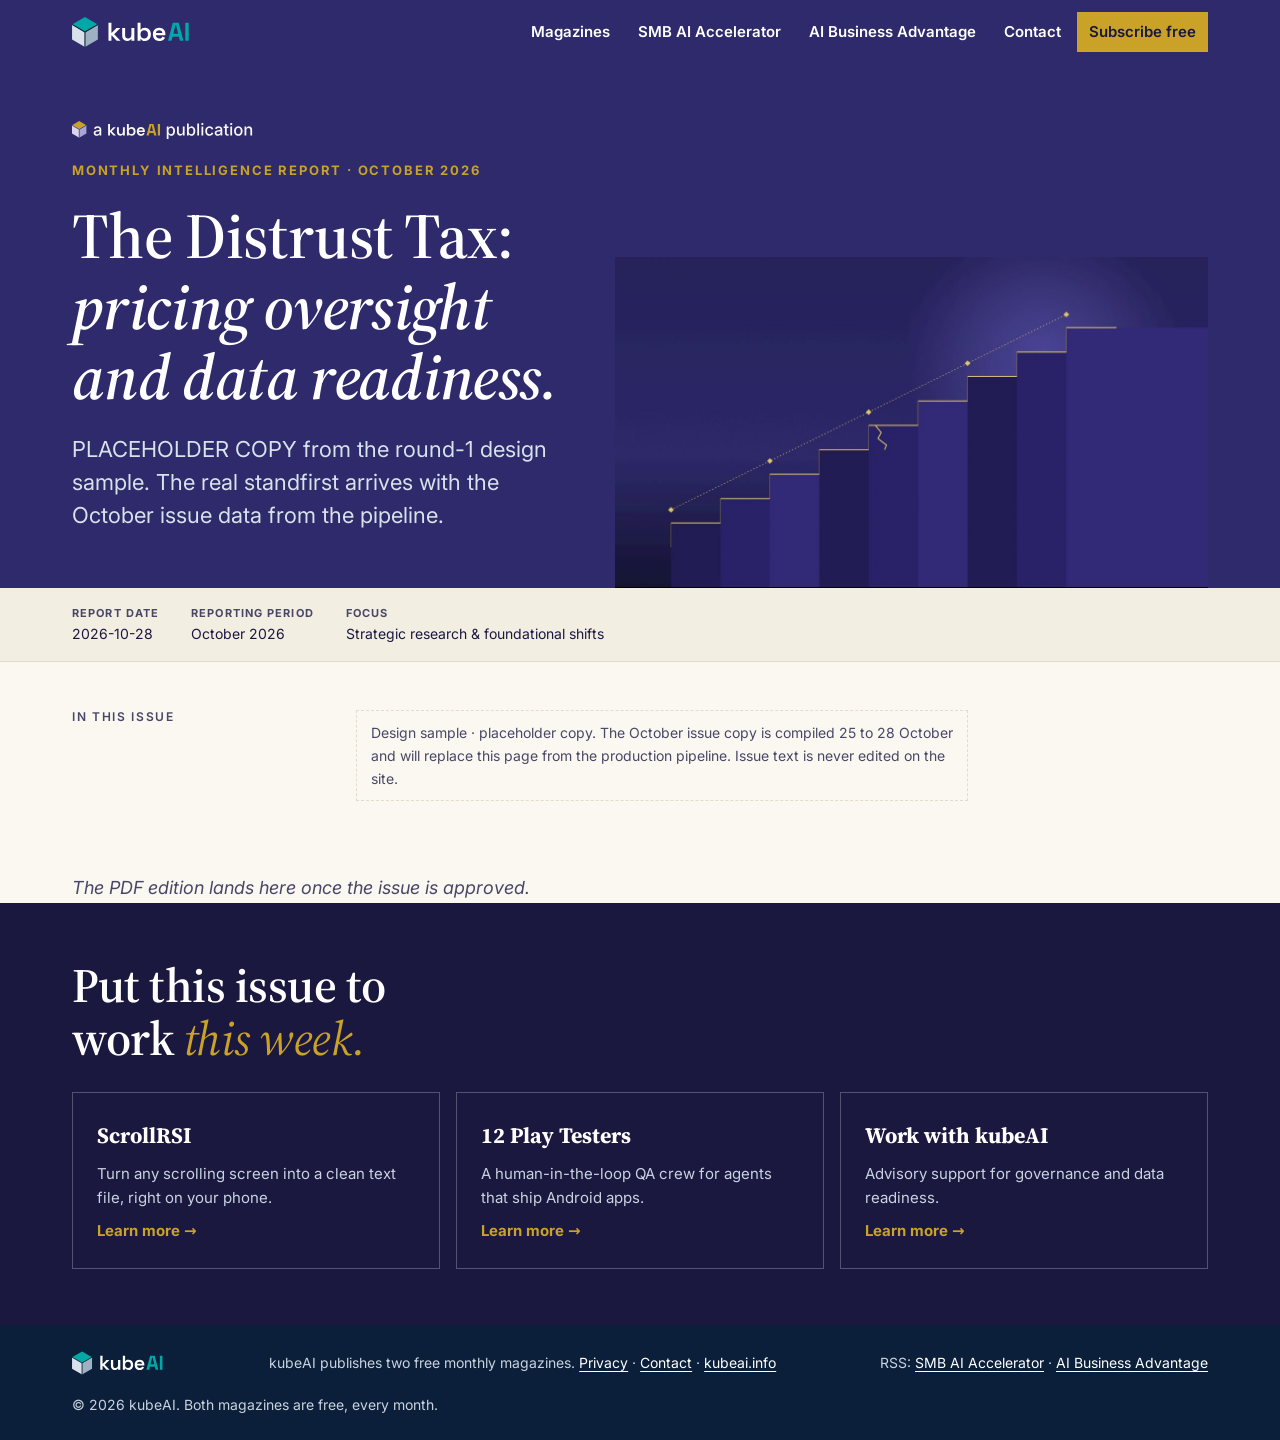
<file: ai-business-advantage/2026-10/index.html>
<!doctype html>
<html lang="en-GB">
<head>
<meta charset="utf-8">
<meta name="viewport" content="width=device-width, initial-scale=1">
<title>AI Business Advantage · October 2026</title>
<meta name="description" content="AI Business Advantage, a free monthly magazine from kubeAI: strategic AI research, deal flow and governance for consultants and advisors.">
<link rel="canonical" href="https://publications.kubeai.info/ai-business-advantage/2026-10/">
<meta property="og:site_name" content="kubeAI Publications">
<meta property="og:type" content="article">
<meta property="og:title" content="AI Business Advantage · October 2026">
<meta property="og:description" content="AI Business Advantage, a free monthly magazine from kubeAI: strategic AI research, deal flow and governance for consultants and advisors.">
<meta property="og:url" content="https://publications.kubeai.info/ai-business-advantage/2026-10/">
<meta property="og:image" content="https://publications.kubeai.info/assets/img/aba-hero.jpg">
<meta property="og:image:width" content="1200">
<meta property="og:image:height" content="630">
<meta property="og:locale" content="en_GB">
<meta name="twitter:card" content="summary_large_image">
<meta name="twitter:title" content="AI Business Advantage · October 2026">
<meta name="twitter:description" content="AI Business Advantage, a free monthly magazine from kubeAI: strategic AI research, deal flow and governance for consultants and advisors.">
<meta name="twitter:image" content="https://publications.kubeai.info/assets/img/aba-hero.jpg">
<meta name="color-scheme" content="light">
<!-- ANALYTICS SLOT: privacy-friendly, cookieless analytics only (Plausible or Cloudflare Web Analytics). No third-party trackers. -->
<link rel="icon" href="/assets/logos/favicon.svg" type="image/svg+xml">
<link rel="icon" type="image/png" sizes="64x64" href="/assets/logos/favicon-64.png">
<link rel="apple-touch-icon" href="/assets/logos/apple-touch-icon.png">
<link rel="stylesheet" href="/assets/css/web.css">
<style>.ml-embedded,.subscribe-slot,#subscribe{scroll-margin-top:88px}</style>
<script>
(function(w,d,e,u,f,l,n){w[f]=w[f]||function(){(w[f].q=w[f].q||[]).push(arguments);},l=d.createElement(e),l.async=1,l.src=u,n=d.getElementsByTagName(e)[0],n.parentNode.insertBefore(l,n);})(window,document,'script','https://assets.mailerlite.com/js/universal.js','ml');ml('account','2732749');
</script>

</head>
<body class="t-aba">

<a class="skip" href="#main">Skip to content</a>
<header class="site-head">
  <div class="container">
    <a class="logo" href="/" aria-label="kubeAI Publications home"><img src="/assets/logos/kubeai-logo-reverse.svg" alt="kubeAI Publications"></a>
    <nav aria-label="Site">
      <ul>
        <li><a href="/" >Magazines</a></li>
        <li><a href="/smb-ai-accelerator/" >SMB AI Accelerator</a></li>
        <li><a href="/ai-business-advantage/" >AI Business Advantage</a></li>
        <li><a href="/contact/">Contact</a></li>
        <li><a class="subscribe" href="https://publications.kubeai.info/subscribe/">Subscribe free</a></li>
      </ul>
    </nav>
  </div>
</header>

<div class="hero">
  <div class="container">
    <div class="copy">
      <p class="endorse"><img src="/assets/logos/endorsement-aba.svg" alt="a kubeAI publication"></p>
      <p class="kicker">Monthly Intelligence Report · October 2026</p>
      <h1>The Distrust Tax: <em>pricing oversight and data readiness.</em></h1>
      <p class="standfirst">PLACEHOLDER COPY from the round-1 design sample. The real standfirst arrives with the October issue data from the pipeline.</p>
    </div>
  <figure><img src="/assets/img/aba-hero.jpg" alt="An indigo staircase rises to the right, each step edged in gold; one step is repaired with gold." width="1200" height="668" loading="lazy"></figure>
  </div>
</div>
<div class="report-meta">
  <div class="container">
    <dl>
      <div><dt>Report date</dt><dd>2026-10-28</dd></div>
      <div><dt>Reporting period</dt><dd>October 2026</dd></div>
      <div><dt>Focus</dt><dd>Strategic research &amp; foundational shifts</dd></div>
    </dl>
  </div>
</div>
<div class="container layout">
  <nav class="toc" aria-labelledby="toc-h">
    <h2 id="toc-h">In this issue</h2>
    <ol>
      
    </ol>
  </nav>
  <main id="main">
    <article class="article">
    <p class="sample-note">Design sample &middot; placeholder copy. The October issue copy is compiled 25 to 28 October and will replace this page from the production pipeline. Issue text is never edited on the site.</p>

    </article>
  </main>
</div>
<div class="container">
  <p class="pending">The PDF edition lands here once the issue is approved.</p>
</div>
<section class="cta-band" id="subscribe" aria-labelledby="cta-h">
  <div class="container">
    <h2 id="cta-h">Put this issue to work <em>this week.</em></h2>
    <div class="cta-grid">
      <a href="https://scrollrsi.kubeai.info?utm_source=kubeai-publications&utm_medium=web&utm_campaign=ai-business-advantage-2026-10"><b>ScrollRSI</b><span>Turn any scrolling screen into a clean text file, right on your phone.</span><i>Learn more &rarr;</i></a>
      <a href="https://play.kubeai.info/?utm_source=kubeai-publications&utm_medium=web&utm_campaign=ai-business-advantage-2026-10"><b>12 Play Testers</b><span>A human-in-the-loop QA crew for agents that ship Android apps.</span><i>Learn more &rarr;</i></a>
      <a href="https://kubeai.info?utm_source=kubeai-publications&utm_medium=web&utm_campaign=ai-business-advantage-2026-10"><b>Work with kubeAI</b><span>Advisory support for governance and data readiness.</span><i>Learn more &rarr;</i></a>
    </div>
  </div>
</section>

<footer class="site-foot">
  <div class="container">
    <img src="/assets/logos/kubeai-logo-reverse.svg" alt="kubeAI">
    <p>kubeAI publishes two free monthly magazines. <a href="/privacy/">Privacy</a> &middot; <a href="/contact/">Contact</a> &middot; <a href="https://kubeai.info?utm_source=kubeai-publications&utm_medium=web&utm_campaign=ai-business-advantage-2026-10">kubeai.info</a></p>
    <p>RSS: <a href="/feeds/smb-ai-accelerator.xml">SMB AI Accelerator</a> &middot; <a href="/feeds/ai-business-advantage.xml">AI Business Advantage</a></p>
    <p>&copy; 2026 kubeAI. Both magazines are free, every month.</p>
  </div>
</footer>
</body>
</html>
</file>
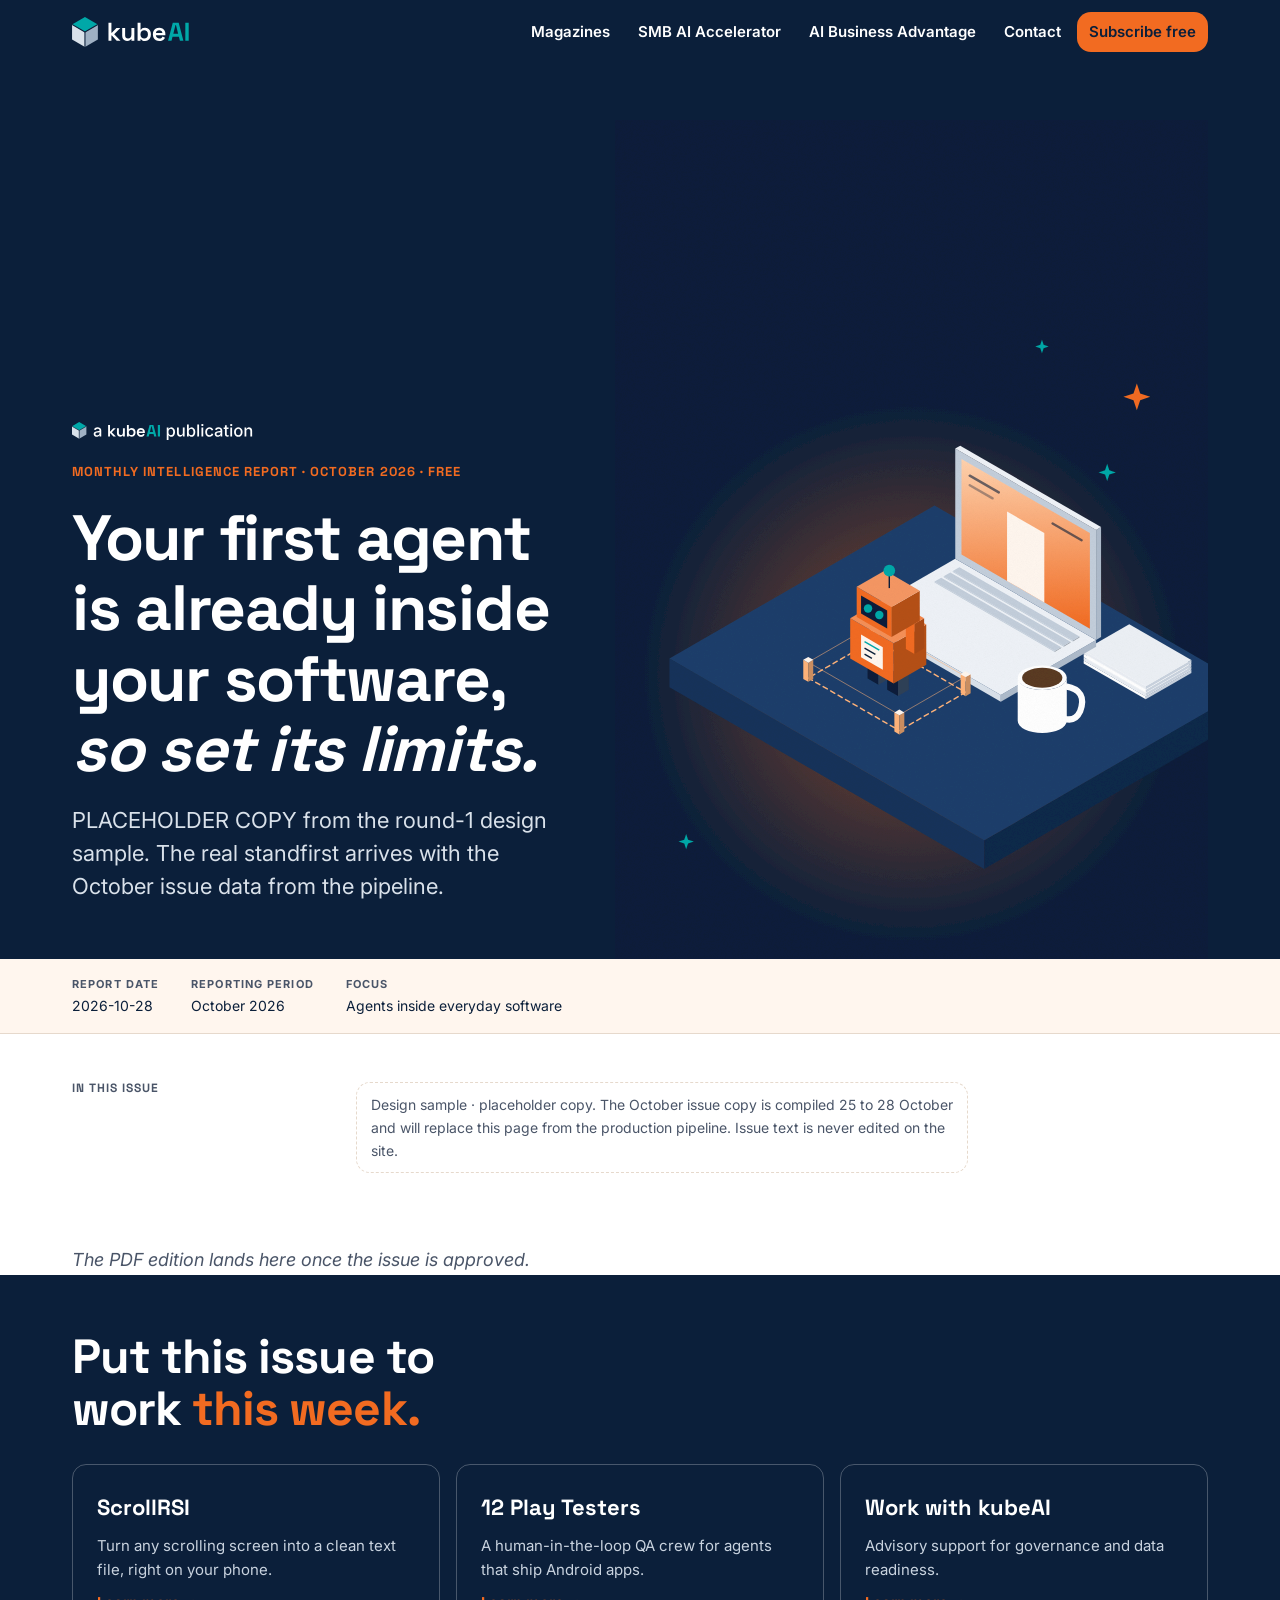
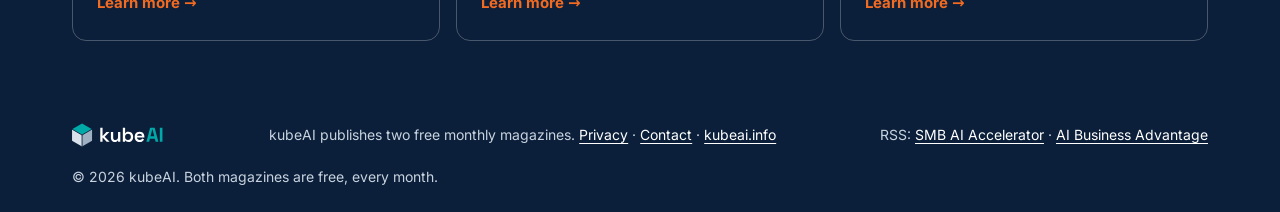
<file: smb-ai-accelerator/2026-10/index.html>
<!doctype html>
<html lang="en-GB">
<head>
<meta charset="utf-8">
<meta name="viewport" content="width=device-width, initial-scale=1">
<title>SMB AI Accelerator · October 2026</title>
<meta name="description" content="SMB AI Accelerator, a free monthly magazine from kubeAI: plain, practical AI steps for owners of small firms and their advisors.">
<link rel="canonical" href="https://publications.kubeai.info/smb-ai-accelerator/2026-10/">
<meta property="og:site_name" content="kubeAI Publications">
<meta property="og:type" content="article">
<meta property="og:title" content="SMB AI Accelerator · October 2026">
<meta property="og:description" content="SMB AI Accelerator, a free monthly magazine from kubeAI: plain, practical AI steps for owners of small firms and their advisors.">
<meta property="og:url" content="https://publications.kubeai.info/smb-ai-accelerator/2026-10/">
<meta property="og:image" content="https://publications.kubeai.info/assets/img/og-publications.jpg">
<meta property="og:image:width" content="1200">
<meta property="og:image:height" content="630">
<meta property="og:locale" content="en_GB">
<meta name="twitter:card" content="summary_large_image">
<meta name="twitter:title" content="SMB AI Accelerator · October 2026">
<meta name="twitter:description" content="SMB AI Accelerator, a free monthly magazine from kubeAI: plain, practical AI steps for owners of small firms and their advisors.">
<meta name="twitter:image" content="https://publications.kubeai.info/assets/img/og-publications.jpg">
<meta name="color-scheme" content="light">
<!-- ANALYTICS SLOT: privacy-friendly, cookieless analytics only (Plausible or Cloudflare Web Analytics). No third-party trackers. -->
<link rel="icon" href="/assets/logos/favicon.svg" type="image/svg+xml">
<link rel="icon" type="image/png" sizes="64x64" href="/assets/logos/favicon-64.png">
<link rel="apple-touch-icon" href="/assets/logos/apple-touch-icon.png">
<link rel="stylesheet" href="/assets/css/web.css">
<style>.ml-embedded,.subscribe-slot,#subscribe{scroll-margin-top:88px}</style>
<script>
(function(w,d,e,u,f,l,n){w[f]=w[f]||function(){(w[f].q=w[f].q||[]).push(arguments);},l=d.createElement(e),l.async=1,l.src=u,n=d.getElementsByTagName(e)[0],n.parentNode.insertBefore(l,n);})(window,document,'script','https://assets.mailerlite.com/js/universal.js','ml');ml('account','2732749');
</script>

</head>
<body class="t-smb">

<a class="skip" href="#main">Skip to content</a>
<header class="site-head">
  <div class="container">
    <a class="logo" href="/" aria-label="kubeAI Publications home"><img src="/assets/logos/kubeai-logo-reverse.svg" alt="kubeAI Publications"></a>
    <nav aria-label="Site">
      <ul>
        <li><a href="/" >Magazines</a></li>
        <li><a href="/smb-ai-accelerator/" >SMB AI Accelerator</a></li>
        <li><a href="/ai-business-advantage/" >AI Business Advantage</a></li>
        <li><a href="/contact/">Contact</a></li>
        <li><a class="subscribe" href="https://publications.kubeai.info/subscribe/">Subscribe free</a></li>
      </ul>
    </nav>
  </div>
</header>

<div class="hero">
  <div class="container">
    <div class="copy">
      <p class="endorse"><img src="/assets/logos/endorsement-reverse.svg" alt="a kubeAI publication"></p>
      <p class="kicker">Monthly Intelligence Report · October 2026 · Free</p>
      <h1>Your first agent is already inside your software, <em>so set its limits.</em></h1>
      <p class="standfirst">PLACEHOLDER COPY from the round-1 design sample. The real standfirst arrives with the October issue data from the pipeline.</p>
    </div>
  <figure><img src="/assets/img/smb-cover.svg" width="1800" height="1000" alt="Cover art for SMB AI Accelerator, October 2026" loading="lazy"></figure>
  </div>
</div>
<div class="report-meta">
  <div class="container">
    <dl>
      <div><dt>Report date</dt><dd>2026-10-28</dd></div>
      <div><dt>Reporting period</dt><dd>October 2026</dd></div>
      <div><dt>Focus</dt><dd>Agents inside everyday software</dd></div>
    </dl>
  </div>
</div>
<div class="container layout">
  <nav class="toc" aria-labelledby="toc-h">
    <h2 id="toc-h">In this issue</h2>
    <ol>
      
    </ol>
  </nav>
  <main id="main">
    <article class="article">
    <p class="sample-note">Design sample &middot; placeholder copy. The October issue copy is compiled 25 to 28 October and will replace this page from the production pipeline. Issue text is never edited on the site.</p>

    </article>
  </main>
</div>
<div class="container">
  <p class="pending">The PDF edition lands here once the issue is approved.</p>
</div>
<section class="cta-band" id="subscribe" aria-labelledby="cta-h">
  <div class="container">
    <h2 id="cta-h">Put this issue to work <em>this week.</em></h2>
    <div class="cta-grid">
      <a href="https://scrollrsi.kubeai.info?utm_source=kubeai-publications&utm_medium=web&utm_campaign=smb-ai-accelerator-2026-10"><b>ScrollRSI</b><span>Turn any scrolling screen into a clean text file, right on your phone.</span><i>Learn more &rarr;</i></a>
      <a href="https://play.kubeai.info/?utm_source=kubeai-publications&utm_medium=web&utm_campaign=smb-ai-accelerator-2026-10"><b>12 Play Testers</b><span>A human-in-the-loop QA crew for agents that ship Android apps.</span><i>Learn more &rarr;</i></a>
      <a href="https://kubeai.info?utm_source=kubeai-publications&utm_medium=web&utm_campaign=smb-ai-accelerator-2026-10"><b>Work with kubeAI</b><span>Advisory support for governance and data readiness.</span><i>Learn more &rarr;</i></a>
    </div>
  </div>
</section>

<footer class="site-foot">
  <div class="container">
    <img src="/assets/logos/kubeai-logo-reverse.svg" alt="kubeAI">
    <p>kubeAI publishes two free monthly magazines. <a href="/privacy/">Privacy</a> &middot; <a href="/contact/">Contact</a> &middot; <a href="https://kubeai.info?utm_source=kubeai-publications&utm_medium=web&utm_campaign=smb-ai-accelerator-2026-10">kubeai.info</a></p>
    <p>RSS: <a href="/feeds/smb-ai-accelerator.xml">SMB AI Accelerator</a> &middot; <a href="/feeds/ai-business-advantage.xml">AI Business Advantage</a></p>
    <p>&copy; 2026 kubeAI. Both magazines are free, every month.</p>
  </div>
</footer>
</body>
</html>
</file>
<file: assets/css/web.css>
/* kubeAI Publications · web edition template · static CSS, no build step
   Themed by tokens.css: put class="t-smb" or class="t-aba" on <body>.
   Breakpoints: 360 (minimum), 720 (tablet), 1080 (desktop: sticky contents rail). */
@import url('../fonts/fonts.css');
@import url('../tokens/tokens.css');

*,*::before,*::after{ box-sizing:border-box; }
html{ -webkit-text-size-adjust:100%; scroll-padding-top:88px; }
body{ margin:0; background:var(--paper); color:var(--ink); font-family:var(--font-body); font-size:1.125rem; line-height:1.65; font-optical-sizing:auto; }
img,svg{ max-width:100%; height:auto; display:block; }
a{ color:var(--accent-text); text-underline-offset:.18em; text-decoration-thickness:.08em; }
a:hover{ text-decoration-thickness:.14em; }
:focus-visible{ outline:3px solid var(--accent-text); outline-offset:3px; border-radius:2px; }
.t-aba :focus-visible{ outline-color:var(--brand); }
@media (prefers-reduced-motion: reduce){ *{ scroll-behavior:auto!important; transition:none!important; } }
h1,h2,h3{ text-wrap:balance; font-family:var(--font-display); font-weight:var(--display-weight); letter-spacing:var(--display-tracking); line-height:1.1; margin:0; }
p{ margin:0; }
.visually-hidden{ position:absolute!important; width:1px; height:1px; overflow:hidden; clip:rect(0 0 0 0); white-space:nowrap; }
.skip{ position:absolute; left:16px; top:-60px; background:var(--ink); color:#fff; padding:10px 16px; border-radius:6px; z-index:50; }
.skip:focus{ top:12px; }

.container{ width:100%; max-width:1200px; margin:0 auto; padding-inline:max(16px, env(safe-area-inset-left, 0px)) max(16px, env(safe-area-inset-right, 0px)); }
@media (min-width:720px){ .container{ padding-inline:32px; } }

/* ---------- site header ---------- */
.site-head{ position:sticky; top:0; z-index:20; background:var(--brand); color:#fff; }
.site-head .container{ display:flex; align-items:center; justify-content:space-between; gap:16px; min-height:64px; }
.site-head .logo img{ height:36px; width:auto; }
.site-head nav ul{ list-style:none; margin:0; padding:0; display:flex; gap:4px; }
.site-head nav a{ color:#fff; text-decoration:none; font-size:.9375rem; font-weight:600; padding:8px 12px; border-radius:var(--radius); display:block; }
.site-head nav a:hover{ background:rgba(255,255,255,.1); }
.site-head nav a[aria-current="page"]{ box-shadow:inset 0 -2px 0 var(--accent); }
.site-head :focus-visible{ outline-color:var(--accent); }
.site-head .subscribe{ background:var(--accent); color:var(--on-accent)!important; }
@media (max-width:719px){
  .site-head .container{ flex-wrap:wrap; padding-block:8px; row-gap:2px; }
  .site-head nav{ width:100%; }
  .site-head nav ul{ flex-wrap:wrap; gap:2px 4px; }
  .site-head nav a{ font-size:.875rem; padding:7px 10px; }
  .site-head .logo img{ height:30px; }
}

/* ---------- hero ---------- */
.hero{ background:var(--brand); color:#fff; overflow:hidden; }
.hero .container{ display:grid; grid-template-columns:minmax(0,1fr); gap:24px; padding-block:32px 0; }
.hero .endorse img{ height:20px; width:auto; }
.hero .kicker{ font-family:var(--label-font); font-size:.8125rem; font-weight:700; letter-spacing:var(--label-tracking); text-transform:uppercase; color:var(--accent); }
.hero h1{ font-size:clamp(2.25rem, 6vw, 4rem); color:#fff; max-width:18ch; }
.hero .standfirst{ font-size:clamp(1.125rem, 2.2vw, 1.375rem); line-height:1.5; max-width:46ch; color:var(--hero-sub, #D9E1EA); }
.hero figure{ margin:0; }
.hero figure img{ width:100%; }
@media (min-width:1080px){ .hero .container{ grid-template-columns:minmax(0,5fr) minmax(0,6fr); align-items:end; column-gap:48px; padding-top:56px; }
  .hero .copy{ padding-bottom:56px; display:grid; gap:20px; } }
@media (max-width:1079px){ .hero .copy{ display:grid; gap:16px; } }

/* report header strip */
.report-meta{ border-bottom:1px solid var(--rule); background:var(--paper-2); }
.report-meta dl{ display:flex; flex-wrap:wrap; gap:8px 32px; margin:0; padding-block:16px; font-size:.875rem; }
.report-meta dt{ font-size:.6875rem; font-weight:700; letter-spacing:.1em; text-transform:uppercase; color:var(--muted); }
.report-meta dd{ margin:0; }
.report-meta div{ display:grid; }

/* ---------- article layout ---------- */
.layout{ display:grid; grid-template-columns:minmax(0,1fr); gap:40px; padding-block:48px 72px; }
@media (min-width:1080px){ .layout{ grid-template-columns:220px minmax(0,1fr); gap:64px; } }
.toc{ font-size:.9375rem; }
.toc h2{ font-family:var(--label-font); font-size:.75rem; letter-spacing:var(--label-tracking); text-transform:uppercase; color:var(--muted); margin-bottom:12px; }
.toc ol{ list-style:none; margin:0; padding:0; display:grid; gap:2px; counter-reset:t; }
.toc a{ display:block; text-decoration:none; color:var(--ink); padding:6px 10px; border-left:2px solid var(--rule); line-height:1.35; }
.toc a:hover{ border-left-color:var(--accent); }
@media (min-width:1080px){ .toc{ position:sticky; top:96px; align-self:start; } }
@media (max-width:1079px){ .toc{ border:1px solid var(--rule); border-radius:var(--radius); padding:16px; }
  .toc ol{ grid-template-columns:repeat(auto-fit,minmax(min(100%,220px),1fr)); } }

.article{ display:grid; grid-template-columns:minmax(0,1fr); gap:48px; min-width:0; }
.prose{ max-width:68ch; display:grid; gap:1.1em; }
.prose h1{ margin:0; }
.prose h2{ font-size:clamp(1.625rem, 3vw, 2rem); margin-top:.4em; }
.prose h3{ font-size:1.375rem; }
.prose ul{ margin:0; padding-left:1.2em; display:grid; gap:.5em; }
.label{ font-family:var(--label-font); font-size:.8125rem; font-weight:700; letter-spacing:var(--label-tracking); text-transform:uppercase; color:var(--accent-text); }
.section-head{ display:grid; gap:8px; max-width:68ch; }
.section-head h2{ font-size:clamp(1.625rem, 3vw, 2.125rem); }
.lead-para::first-letter{ font-family:var(--font-display); font-weight:700; float:left; font-size:3.6em; line-height:.82; margin:.06em .1em 0 0; color:var(--accent-text); }
.pending{ color:var(--muted); font-style:italic; }
.sample-note{ font-size:.875rem; color:var(--muted); border:1px dashed var(--rule); border-radius:var(--radius); padding:10px 14px; max-width:68ch; }

/* ---------- components ---------- */
/* Recommendations box */
.recs{ background:var(--accent-tint); border-radius:var(--radius); padding:clamp(20px,4vw,36px); max-width:860px; }
.recs h2{ font-family:var(--label-font); font-size:.875rem; letter-spacing:var(--label-tracking); text-transform:uppercase; color:var(--accent-text); margin-bottom:8px; }
.recs ol{ list-style:none; margin:0; padding:0; counter-reset:r; }
.recs li{ counter-increment:r; display:grid; grid-template-columns:3rem minmax(0,1fr); gap:12px; padding:16px 0; border-top:1px solid rgba(11,31,58,.14); }
.recs li:first-child{ border-top:0; }
.recs li::before{ content:counter(r); font-family:var(--font-display); font-weight:700; font-size:2.25rem; line-height:1; color:var(--accent-text); }
.recs li strong{ display:block; }
.recs.bold-lead li{ grid-template-columns:1fr; }
.recs.bold-lead li::before{ content:none; }
.recs.bold-lead li strong{ display:inline; font-family:var(--font-display); font-size:1.1875rem; color:var(--brand); }

/* Blueprint */
.blueprints{ display:grid; gap:20px; grid-template-columns:repeat(auto-fit,minmax(min(100%,320px),1fr)); max-width:960px; }
.blueprint{ border:1.5px solid var(--ink); border-radius:var(--radius); padding:24px; display:grid; gap:12px; align-content:start; background:var(--paper); }
.blueprint h3{ font-size:1.25rem; }
.blueprint .meta{ display:flex; flex-wrap:wrap; gap:6px 16px; font-size:.8125rem; color:var(--muted); margin:0; padding:0; list-style:none; }
.blueprint .meta li::before{ content:"● "; color:var(--accent); }
.steps{ list-style:none; margin:0; padding:0; counter-reset:s; }
.steps li{ counter-increment:s; position:relative; padding:0 0 16px 44px; font-size:1rem; }
.steps li::before{ content:counter(s); position:absolute; left:0; top:0; width:30px; height:30px; border-radius:50%; background:var(--ink); color:#fff; font-family:var(--font-display); font-weight:700; font-size:.9375rem; display:grid; place-items:center; }
.t-aba .steps li::before{ border-radius:0; background:var(--brand); }
.steps li:not(:last-child)::after{ content:""; position:absolute; left:14px; top:34px; bottom:4px; border-left:1.5px dashed var(--muted); }

/* Implications / Consultant Angle */
.angle{ border-left:6px solid var(--accent); background:var(--paper-2); padding:20px 24px; max-width:68ch; display:grid; gap:6px; }
.t-aba .angle{ border-left:0; border-top:3px solid var(--accent); background:var(--brand); color:#FBF8F1; }
.t-aba .angle .label{ color:var(--accent); }
.t-aba .angle p{ font-family:var(--font-display); font-size:1.25rem; line-height:1.4; }

/* Warning / always-review note */
.warn{ display:grid; grid-template-columns:40px minmax(0,1fr); gap:14px; border:1.5px solid var(--accent-text); border-radius:var(--radius); padding:16px 18px; max-width:68ch; font-size:1rem; }
.warn svg{ width:40px; height:40px; }
.warn strong{ display:block; font-family:var(--font-display); font-size:1.125rem; }
.warn.privacy{ border-color:var(--kube-teal-text); }

/* Tool cards */
.tools{ display:grid; gap:16px; grid-template-columns:repeat(auto-fill,minmax(min(100%,240px),1fr)); }
.tool{ border:1px solid var(--rule); border-radius:var(--radius); padding:20px; display:flex; flex-direction:column; gap:8px; background:var(--paper); }
.tool h3{ font-size:1.25rem; }
.tool p{ font-size:1rem; }
.tool .price{ align-self:flex-start; background:var(--accent); color:var(--on-accent); font-weight:700; font-size:.875rem; padding:3px 12px; border-radius:99px; }
.tool .caveat{ margin-top:auto; padding-top:10px; border-top:1px dashed var(--rule); font-size:.875rem; color:var(--muted); }
.tool .caveat b{ color:var(--accent-text); }

/* Statistic block */
.stats{ display:grid; grid-template-columns:repeat(auto-fit,minmax(min(100%,200px),1fr)); border-top:3px solid var(--brand); border-bottom:1px solid var(--rule); max-width:960px; }
.stat{ margin:0; padding:20px 20px 20px 0; display:grid; gap:6px; align-content:start; }
.stat + .stat{ border-left:1px solid var(--rule); padding-left:20px; }
@media (max-width:719px){ .stat + .stat{ border-left:0; border-top:1px solid var(--rule); padding-left:0; } }
.stat .num{ font-family:var(--font-display); font-weight:var(--display-weight); font-size:clamp(3.5rem,9vw,5.5rem); line-height:.9; color:var(--brand); letter-spacing:-.02em; font-variant-numeric:lining-nums; }
.stat .num small{ font-size:.5em; }
.stat .src{ font-size:.75rem; letter-spacing:.08em; text-transform:uppercase; color:var(--muted); }

/* Comparison chart (two values) */
.compare{ background:var(--brand); color:#fff; padding:28px; max-width:640px; display:grid; gap:16px; }
.compare .label{ color:var(--accent); }
.compare .row{ display:grid; grid-template-columns:5.5rem minmax(0,1fr); gap:16px; align-items:center; }
.compare .n{ font-family:var(--font-display); font-weight:600; font-size:2.75rem; line-height:1; }
.compare .bar{ height:20px; background:var(--accent); }
.compare .bar.lo{ background:var(--second); }
.compare .cap{ padding-left:calc(5.5rem + 16px); font-size:.875rem; color:var(--second); margin-top:-8px; }
.compare .src{ font-size:.75rem; letter-spacing:.1em; text-transform:uppercase; color:var(--second); border-top:1px solid rgba(227,199,102,.4); padding-top:10px; }

/* Bar chart (cost per month) */
.bars{ max-width:720px; display:grid; gap:10px; margin:0; }
.bars .row{ display:grid; grid-template-columns:7.5rem minmax(0,1fr) 3.5rem; gap:12px; align-items:center; font-size:.9375rem; }
.bars .track{ height:22px; background:var(--paper-2); border-radius:6px; position:relative; }
.bars .fill{ position:absolute; inset:0 auto 0 0; background:var(--brand); border-radius:inherit; }
.bars .fill.hi{ background:var(--accent); }
.bars .line{ position:absolute; top:-5px; bottom:-5px; border-left:2px dashed var(--accent-text); }
.bars .val{ font-family:var(--font-display); font-weight:700; text-align:right; font-variant-numeric:tabular-nums; }
.bars figcaption{ font-size:.875rem; color:var(--muted); }

/* Build / buy / partner / redesign */
.bbpr{ display:grid; grid-template-columns:repeat(auto-fit,minmax(min(100%,220px),1fr)); border:1px solid var(--brand); max-width:960px; }
.bbpr > div{ padding:20px; border:.5px solid var(--rule); display:grid; gap:6px; align-content:start; }
.bbpr h3{ font-size:1.375rem; }
.bbpr p{ font-size:1rem; }
.bbpr .pick{ background:var(--brand); color:#FBF8F1; }
.bbpr .pick h3{ color:var(--accent); }
.bbpr .tag{ justify-self:start; font-size:.6875rem; letter-spacing:.14em; text-transform:uppercase; border:1px solid var(--accent); color:var(--accent); padding:2px 8px; }

/* Deals list */
.deals{ list-style:none; margin:0; padding:0; max-width:820px; }
.deals li{ display:grid; grid-template-columns:8rem minmax(0,1fr); gap:16px; padding:16px 0; border-top:1px solid var(--rule); }
@media (max-width:719px){ .deals li{ grid-template-columns:1fr; gap:4px; } }
.deals .type{ font-size:.75rem; letter-spacing:.14em; text-transform:uppercase; color:var(--accent-text); font-weight:700; padding-top:4px; }
.deals h3{ font-size:1.1875rem; margin-bottom:4px; }
.deals p{ font-size:1rem; }

/* Signals box */
.signals{ background:var(--kube-navy); color:#fff; border-radius:var(--radius); padding:clamp(20px,4vw,32px); max-width:68ch; }
.signals .label{ color:var(--accent); font-family:var(--label-font); font-size:.8125rem; letter-spacing:var(--label-tracking); }
.signals ul{ margin:12px 0 0; padding:0; list-style:none; display:grid; gap:10px; }
.signals li{ position:relative; padding-left:24px; color:#E8EDF3; }
.signals li::before{ content:""; position:absolute; left:0; top:.6em; width:10px; height:10px; background:var(--accent); border-radius:3px; }

/* Pull quote */
.pull{ border-top:4px solid var(--accent); padding-top:20px; max-width:860px; margin:0; }
.pull p{ font-family:var(--font-display); font-weight:var(--display-weight); font-size:clamp(1.5rem,3.6vw,2.25rem); line-height:1.15; }

/* Figure */
.figure{ margin:0; max-width:960px; display:grid; gap:8px; }
.figure img{ width:100%; border-radius:var(--radius); }
.figure figcaption{ font-size:.875rem; color:var(--muted); }

/* Sources */
.sources{ counter-reset:src; list-style:none; margin:0; padding:0; max-width:820px; font-size:.9375rem; }
.sources li{ counter-increment:src; display:grid; grid-template-columns:2.5rem minmax(0,1fr); padding:10px 0; border-top:1px solid var(--rule); }
.sources li::before{ content:counter(src, decimal-leading-zero); font-family:var(--font-display); font-weight:700; color:var(--accent-text); }
.sources .url{ color:var(--muted); overflow-wrap:anywhere; }
.sources-group{ font-family:var(--label-font); font-size:.8125rem; font-weight:700; letter-spacing:var(--label-tracking); text-transform:uppercase; margin:24px 0 6px; }

/* ---------- CTA + footer ---------- */
.cta-band{ background:var(--brand); color:#fff; }
.t-aba .cta-band{ background:var(--ink); }
.cta-band .container{ padding-block:56px; display:grid; gap:28px; }
.cta-band h2{ font-size:clamp(2rem,5vw,3rem); max-width:20ch; color:#fff; }
.cta-band h2 em{ font-style:normal; color:var(--accent); }
.t-aba .cta-band h2 em{ font-style:italic; font-weight:400; }
.cta-grid{ display:grid; gap:16px; grid-template-columns:repeat(auto-fit,minmax(min(100%,240px),1fr)); }
.cta-grid a{ display:grid; gap:8px; color:#fff; text-decoration:none; border:1px solid rgba(255,255,255,.25); border-radius:var(--radius); padding:24px; }
.cta-grid a:hover{ border-color:var(--accent); }
.cta-grid b{ font-family:var(--font-display); font-size:1.375rem; }
.cta-grid span{ font-size:.9375rem; color:#C9D3DF; }
.cta-grid i{ font-style:normal; font-weight:700; color:var(--accent); font-size:.9375rem; }
.cta-band :focus-visible{ outline-color:var(--accent); }
.subscribe-slot{ max-width:420px; margin-block:4px; }
.form-note{ font-size:.875rem; color:var(--accent-text); margin:8px 0 0; }
.site-foot{ background:var(--kube-navy); color:#C9D3DF; font-size:.875rem; }
.site-foot .container{ display:flex; flex-wrap:wrap; justify-content:space-between; align-items:center; gap:16px; padding-block:24px; }
.site-foot img{ height:28px; width:auto; }
.site-foot a{ color:#fff; }

/* vertical stack of components inside the article (single fluid track, so nothing widens the page) */
.stack{ display:grid; grid-template-columns:minmax(0,1fr); gap:24px; }
.prose{ grid-template-columns:minmax(0,1fr); }
</file>
